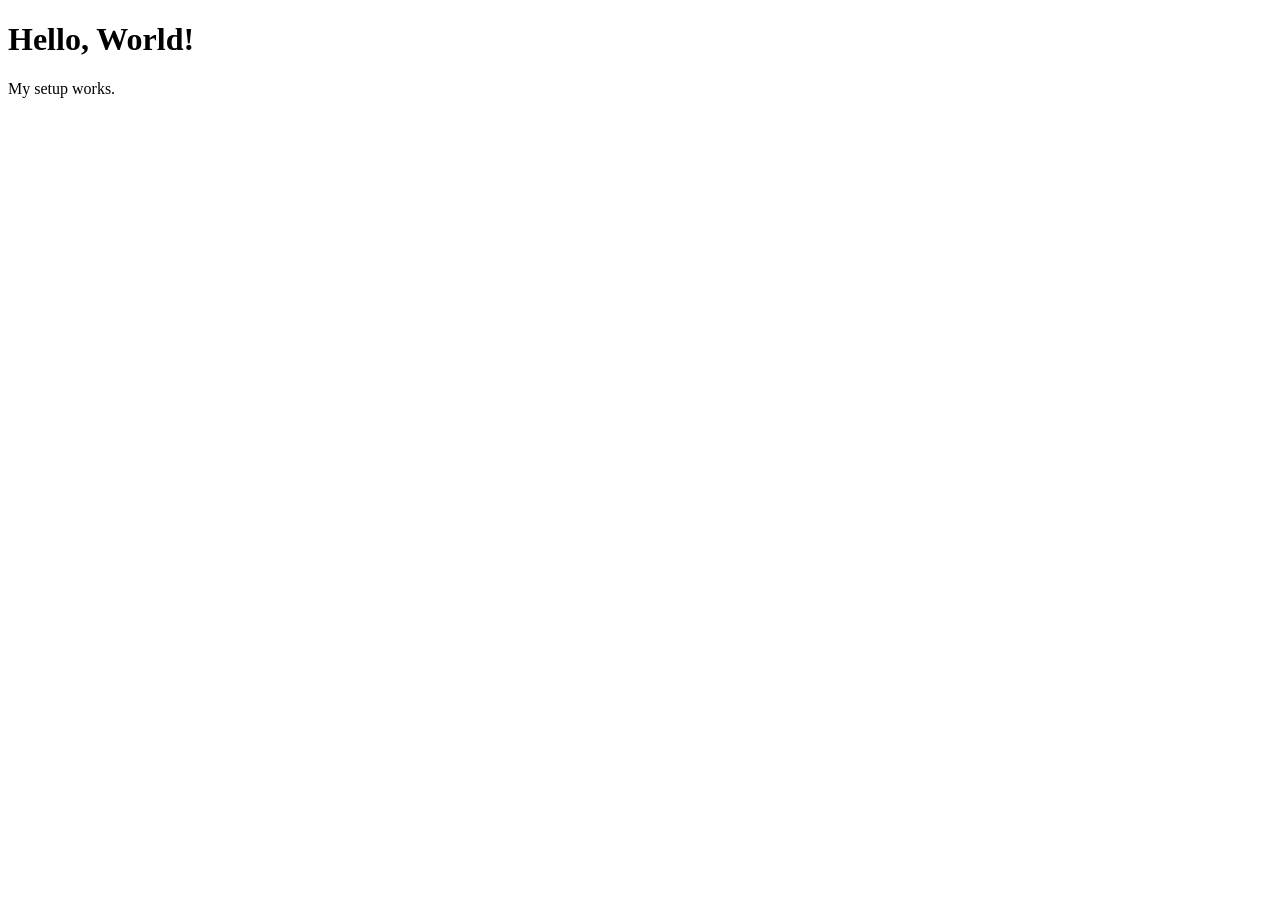
<file: practice/index.html>
<!DOCTYPE html>

  <html lang="en">

    <head>
      <meta charset="UTF-8" />
      <title>Setup Test</title>
    </head>

    <body>
      <h1>Hello, World!</h1>
      <p>My setup works.</p>
    </body>

  </html>
</file>
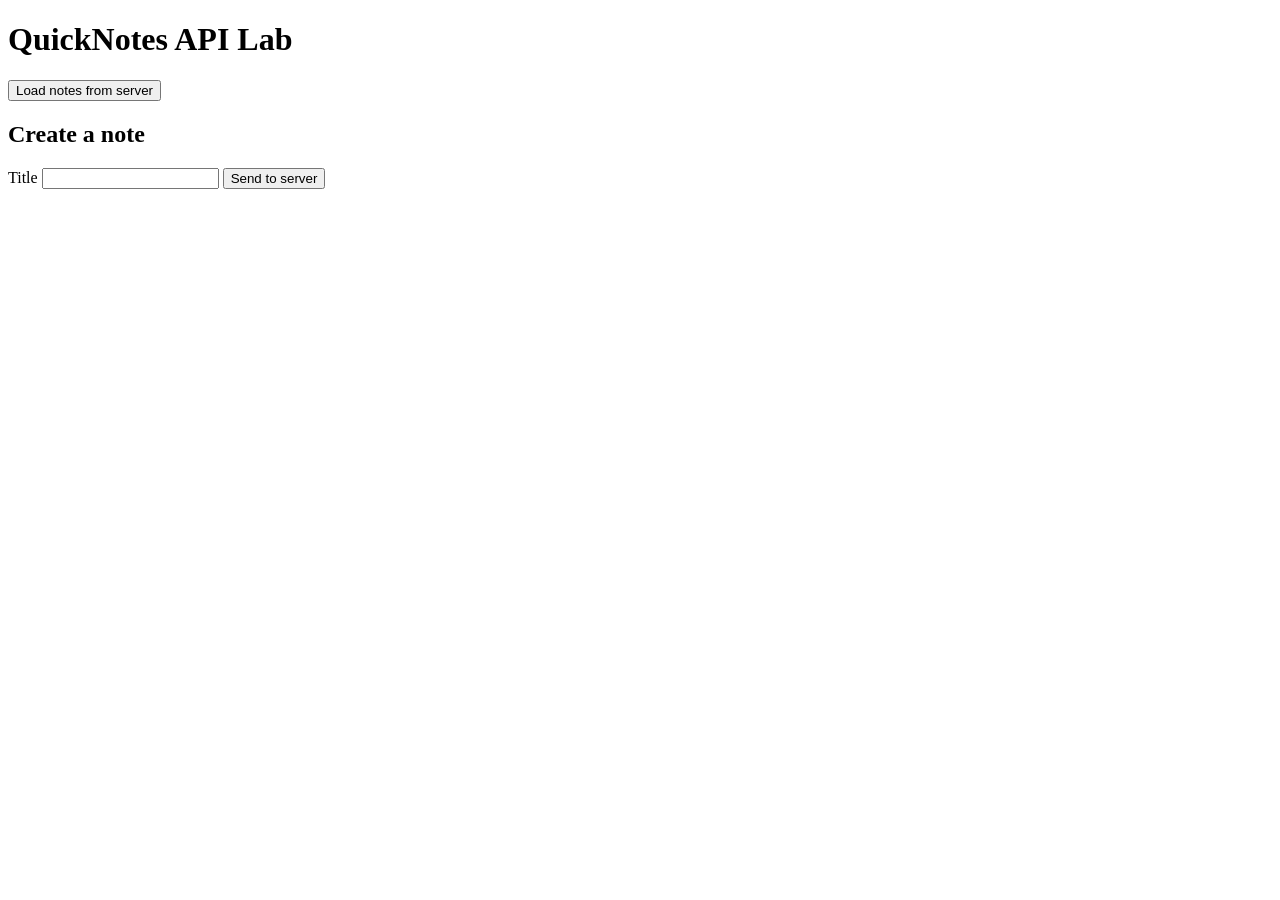
<file: practice/api-lab/index.html>
<!DOCTYPE html>

  <html lang="en">

  <head>

    <meta charset="UTF-8" />
    <meta name="viewport" content="width=device-width, initial-scale=1.0" />
    <title>QuickNotes API Lab</title>
    <script src="app.js" defer></script>
      
  </head>

  <body>

    <h1>QuickNotes API Lab</h1>
    <button id="load-btn">Load notes from server</button>
    <p id="status"></p>
    <ul id="notes-list"></ul>

    <h2>Create a note</h2>
    <form id="note-form">
    <label for="title-input">Title</label>
    <input id="title-input" type="text" />
    <button type="submit">Send to server</button>
    </form>

  </body>

  </html>
</file>
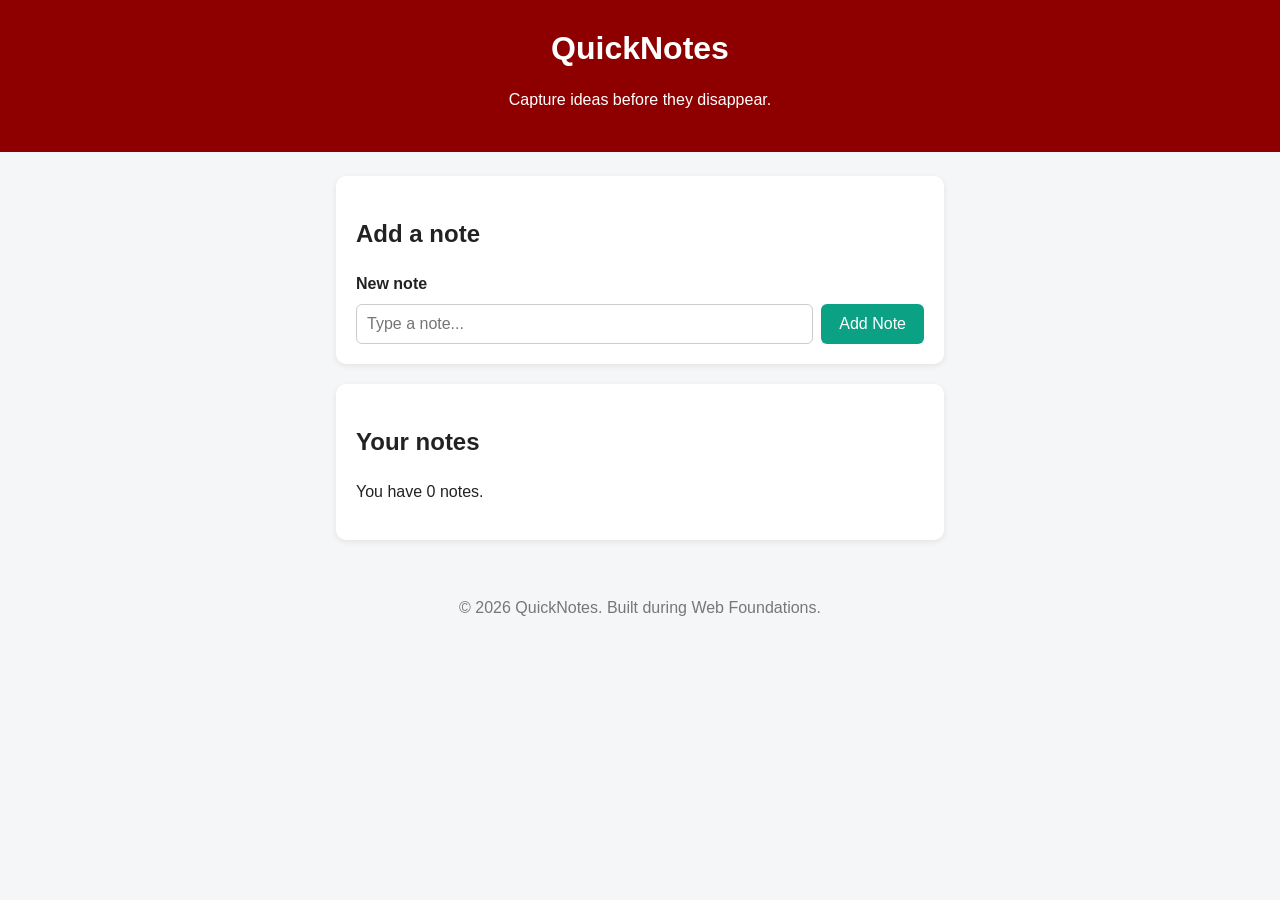
<file: practice/quicknotes-day1/index.html>
<!DOCTYPE html>

  <html lang="en">

    <head>
      <meta charset="UTF-8" />
      <meta name="viewport" content="width=device-width, initial-scale=1.0" />

      <script src="script.js" defer></script>

      <link rel="stylesheet" href="style.css">
      
      <title>QuickNotes</title>
    </head>

    <body>
      
      <header>
        <h1>QuickNotes</h1>
        <p>Capture ideas before they disappear.</p>
      </header>
  
      <main>
        <section>
          <h2>Add a note</h2>
          <form id="note-form">
            <label for="note-input">New note</label>
            <input type="text" id="note-input" placeholder="Type a note..." />
            <button type="submit">Add Note</button>
          </form>
        </section>
  
        <section>
          <h2>Your notes</h2>
          <p id="note-count">You have 2 notes.</p>
          <ul id="notes-list">
            <li>Revise HTML forms</li>
            <li>Push my code to GitHub</li>
          </ul>
        </section>
      </main>
  
      <footer>
        <p>&copy; 2026 QuickNotes. Built during Web Foundations.</p>
      </footer>

    </body>

  </html>
</file>
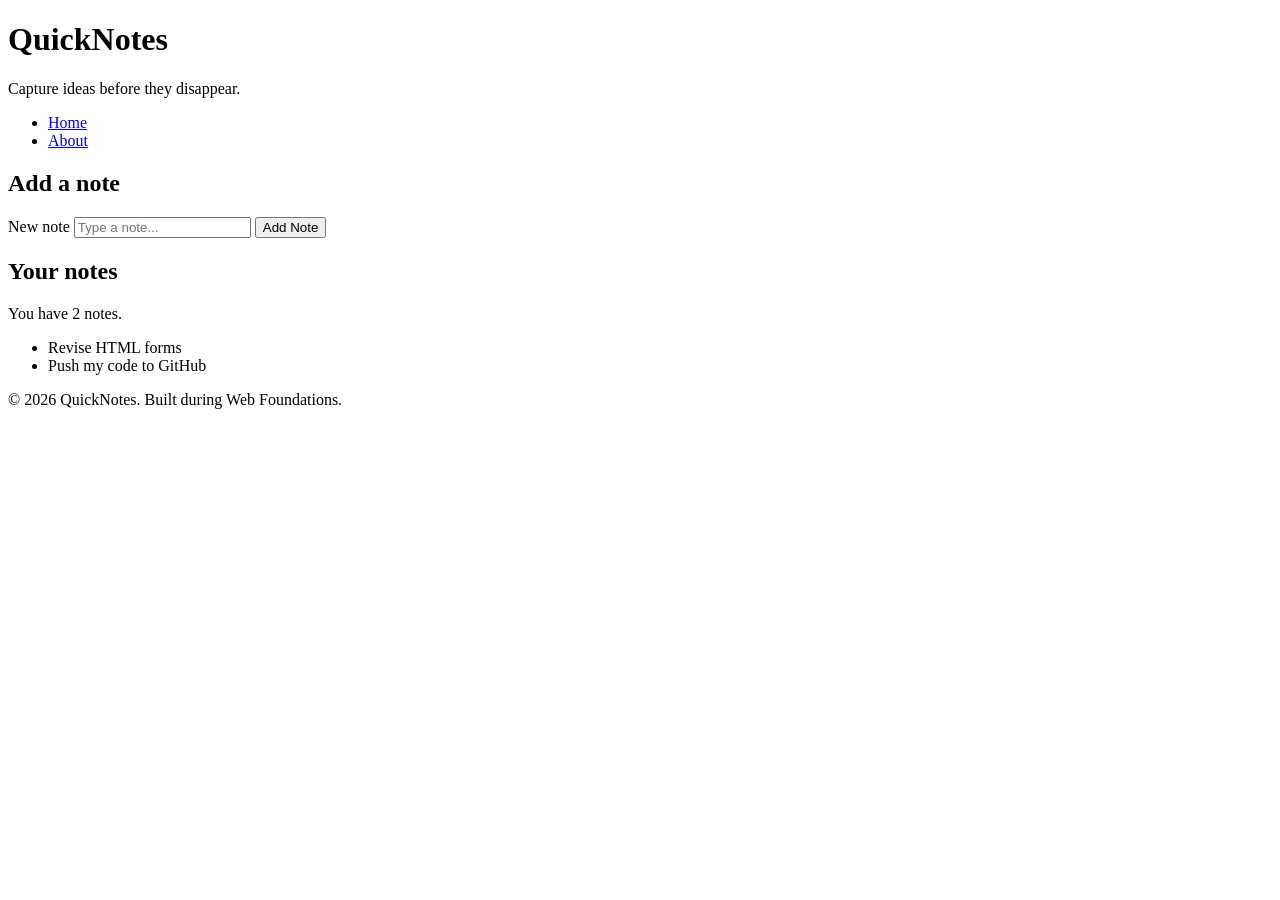
<file: web-foundations-days/day1/index.html>
<!DOCTYPE html>

  <html lang="en">

    <head>
      <meta charset="UTF-8" />
      <meta name="viewport" content="width=device-width, initial-scale=1.0" />
      <title>QuickNotes - Home</title>
    </head>

    <body>
      
      <header>
        <h1>QuickNotes</h1>
        <p>Capture ideas before they disappear.</p>
        <nav>
          <ul>
            <li><a href="index.html">Home</a></li>
            <li><a href="about.html">About</a></li>
          </ul>
        </nav>
      </header>

      <main>
        <section>
          <h2>Add a note</h2>
          <form id="note-form">
            <label for="note-input">New note</label>
            <input type="text" id="note-input" placeholder="Type a note..." />
            <button type="submit">Add Note</button>
          </form>
        </section>

        <section>
          <h2>Your notes</h2>
          <p id="note-count">You have 2 notes.</p>
          <ul id="notes-list">
            <li>Revise HTML forms</li>
            <li>Push my code to GitHub</li>
          </ul>
        </section>
      </main>

      <footer>
        <p>&copy; 2026 QuickNotes. Built during Web Foundations.</p>
      </footer>

    </body>
    
  </html>
</file>
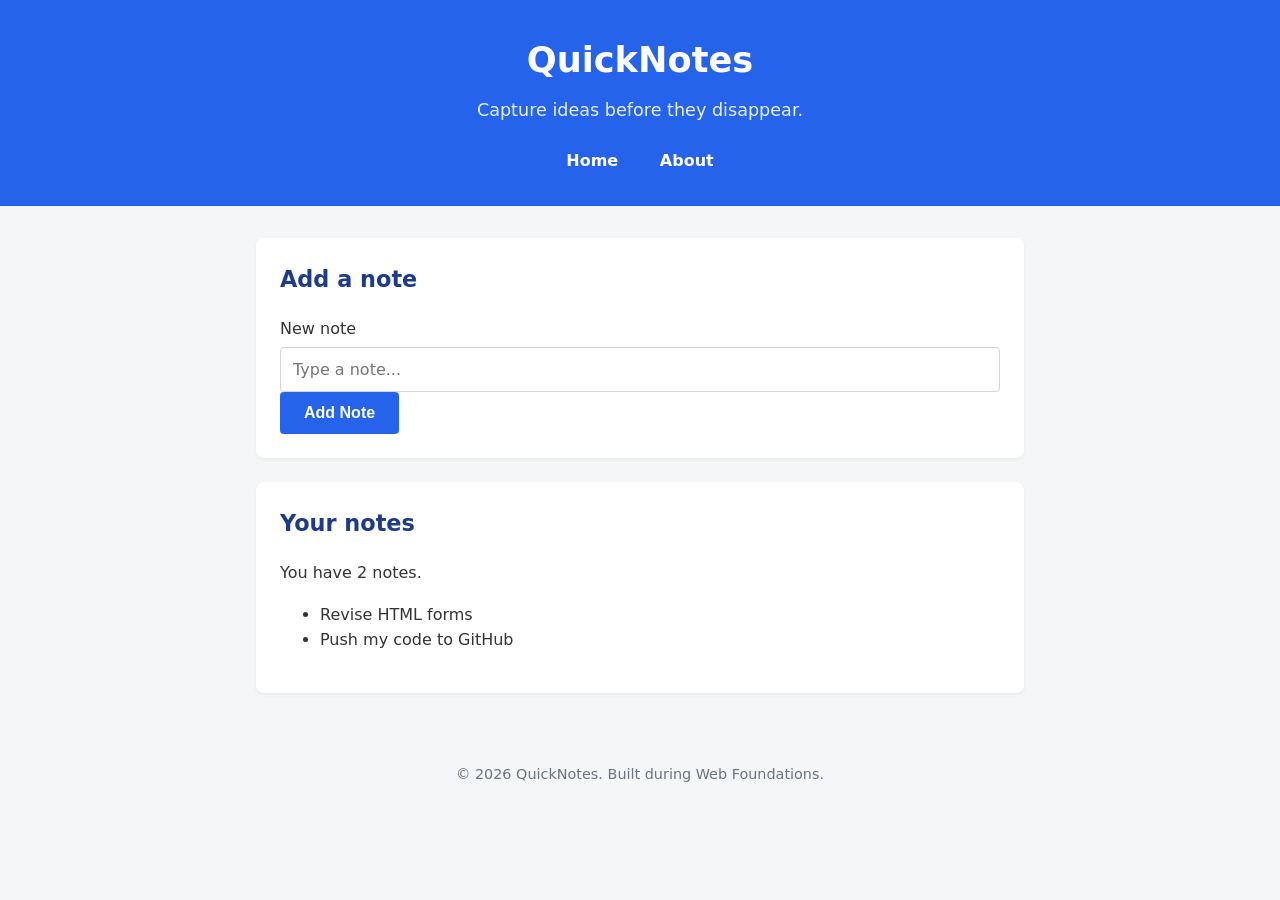
<file: web-foundations-days/day2/index.html>
<!DOCTYPE html>
<html lang="en">
  <head>
    <meta charset="UTF-8" />
    <meta name="viewport" content="width=device-width, initial-scale=1.0" />
    <title>QuickNotes - Home</title>
    <link rel="stylesheet" href="style.css" />
  </head>

  <body>
    
    <header>
      <h1>QuickNotes</h1>
      <p>Capture ideas before they disappear.</p>
      <nav>
        <ul>
          <li><a href="index.html">Home</a></li>
          <li><a href="about.html">About</a></li>
        </ul>
      </nav>
    </header>

    <main>
      <section>
        <h2>Add a note</h2>
        <form id="note-form">
          <label for="note-input">New note</label>
          <input type="text" id="note-input" placeholder="Type a note..." />
          <button type="submit">Add Note</button>
        </form>
      </section>

      <section>
        <h2>Your notes</h2>
        <p id="note-count">You have 2 notes.</p>
        <ul id="notes-list">
          <li>Revise HTML forms</li>
          <li>Push my code to GitHub</li>
        </ul>
      </section>
    </main>

    <footer>
      <p>&copy; 2026 QuickNotes. Built during Web Foundations.</p>
    </footer>

  </body>
</html>
</file>
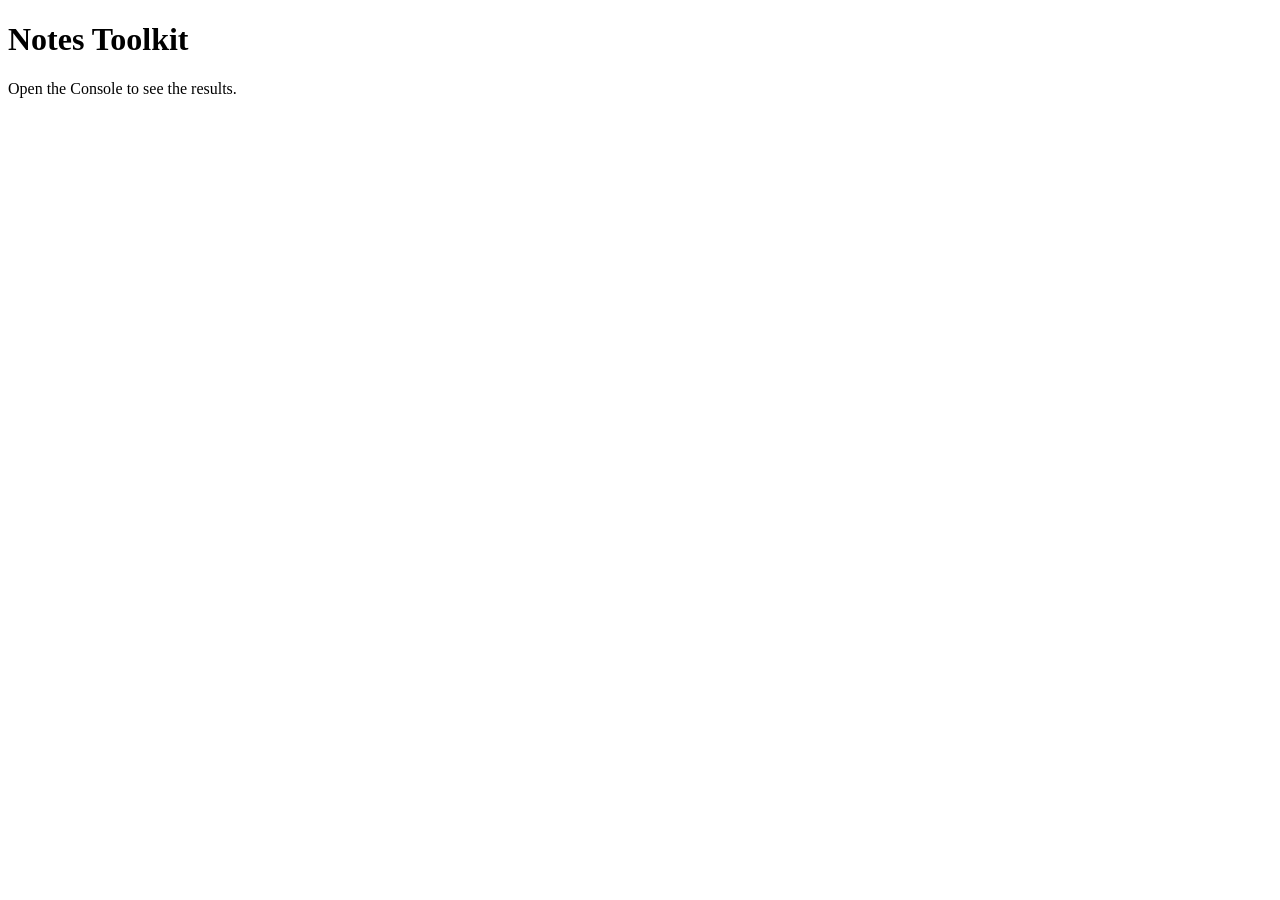
<file: web-foundations-days/day3/index.html>
<!DOCTYPE html>

  <html lang="en">

    <head>
      <meta charset="UTF-8" />
      <meta name="viewport" content="width=device-width, initial-scale=1.0" />
      
      <title>Notes Toolkit</title>

      <script src="script.js" defer></script>
    </head>

    <body>
      <h1>Notes Toolkit</h1>
      <p>Open the Console to see the results.</p>
    </body>
    
  </html>
</file>
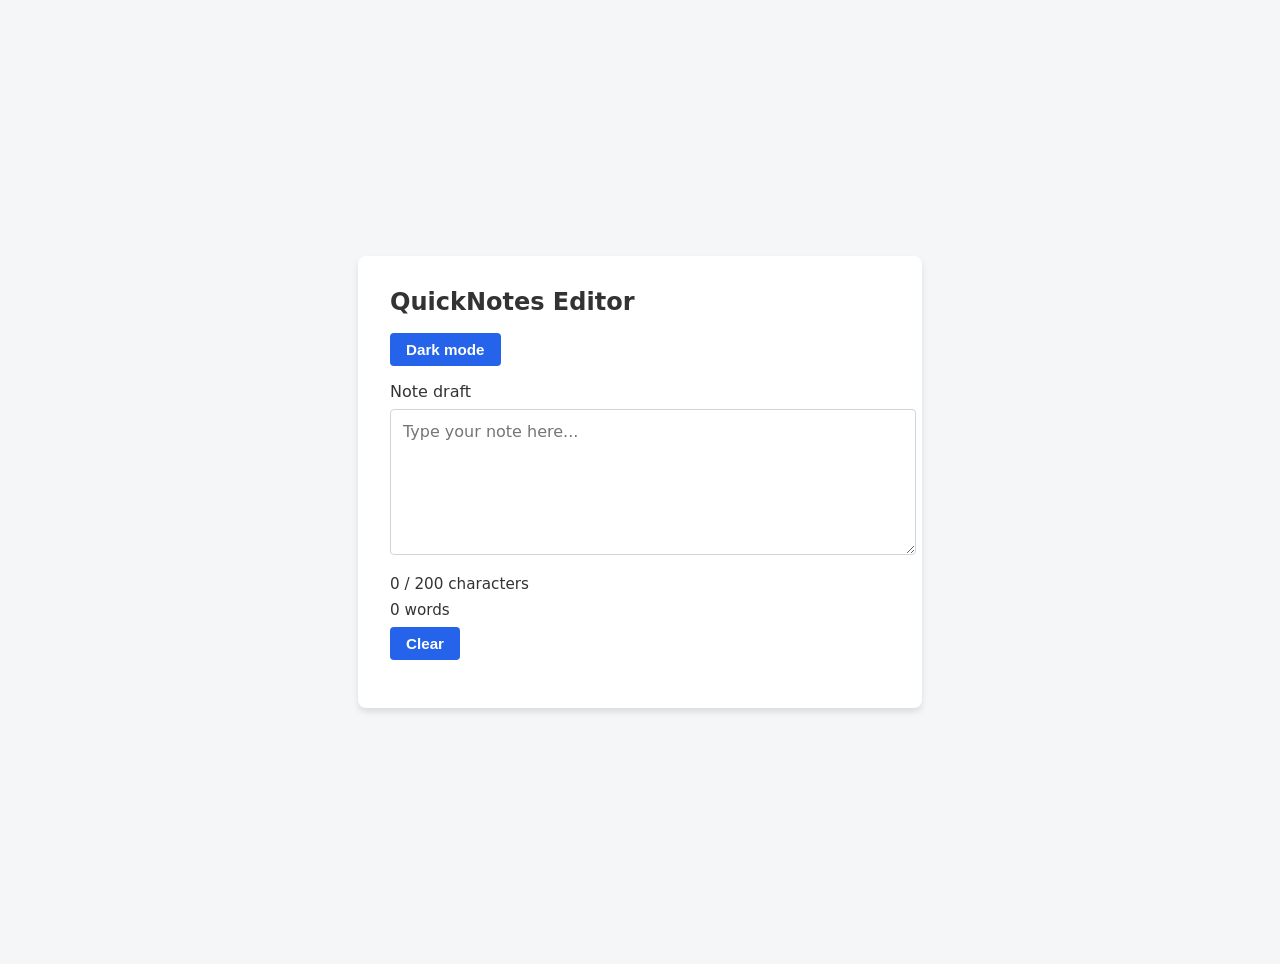
<file: web-foundations-days/day4/index.html>
<!DOCTYPE html>

  <html lang="en">

    <head>

      <meta charset="UTF-8" />
      <meta name="viewport" content="width=device-width, initial-scale=1.0" />

      <title>QuickNotes - Draft Tool</title>

      <link rel="stylesheet" href="style.css" />

      <script src="script.js" defer></script>

    </head>

    <body>
      
      <main>
        <h1>QuickNotes Editor</h1>
        
        <div>
          <button id="theme-toggle" type="button">Dark mode</button>
        </div>

        <div class="form-group">
          <label for="note-text">Note draft</label>
          <textarea id="note-text" placeholder="Type your note here..."></textarea>
        </div>

        <p id="char-count">0 / 200 characters</p>
        <p id="word-count">0 words</p>

        <button id="clear-btn" type="button">Clear</button>
      </main>

    </body>

  </html>
</file>
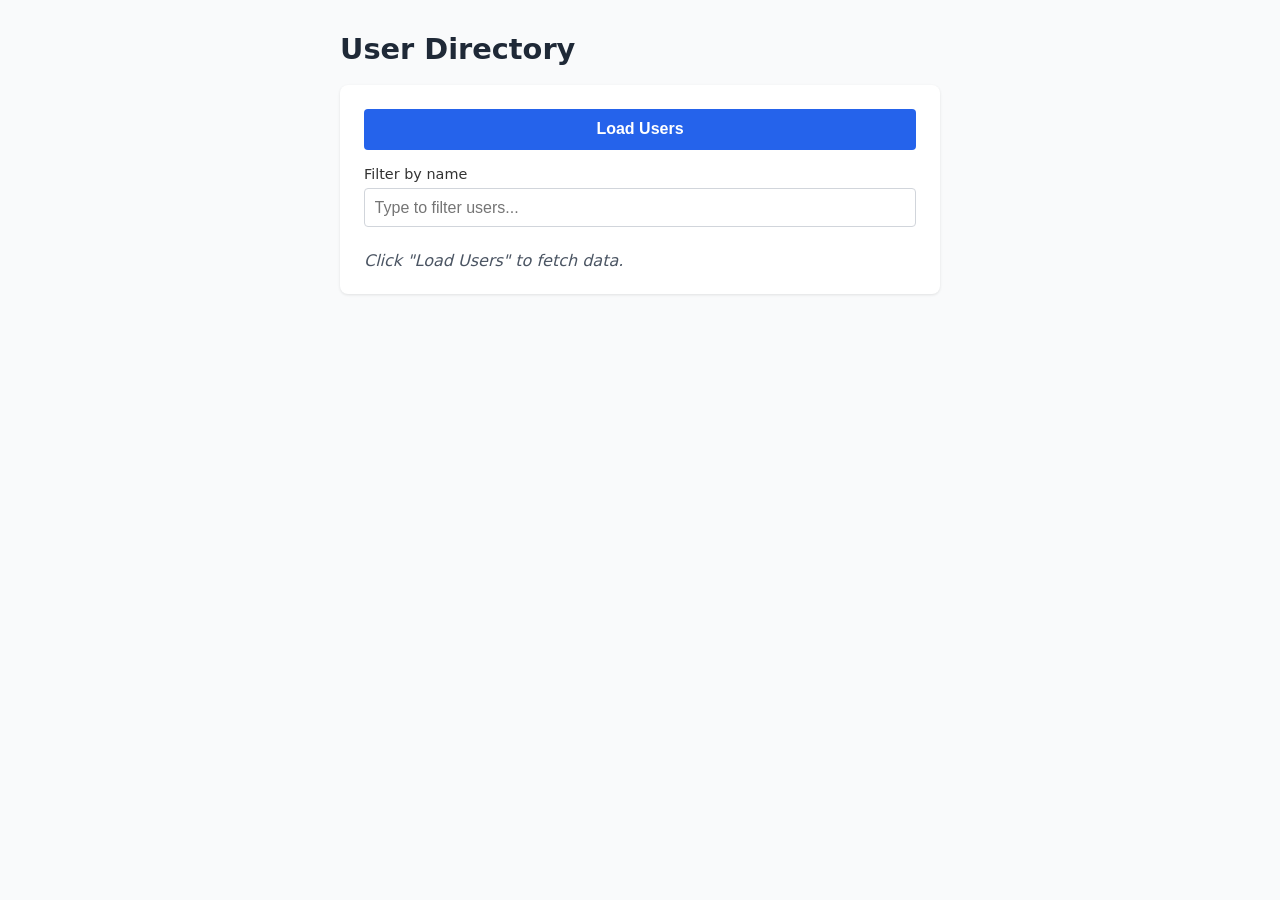
<file: web-foundations-days/day5/index.html>
<!DOCTYPE html>

  <html lang="en">

    <head>

      <meta charset="UTF-8">
      <meta name="viewport" content="width=device-width, initial-scale=1.0">
      <title>User Directory App</title>

      <style>
        body {
          font-family: system-ui, -apple-system, sans-serif;
          max-width: 600px;
          margin: 2rem auto;
          padding: 0 1rem;
          color: #333;
          background-color: #f9fafb;
        }
        h1 {
          font-size: 1.8rem;
          color: #1f2937;
        }
        .controls {
          display: flex;
          flex-direction: column;
          gap: 1rem;
          background: #ffffff;
          padding: 1.5rem;
          border-radius: 8px;
          box-shadow: 0 1px 3px rgba(0,0,0,0.1);
          margin-bottom: 1.5rem;
        }
        .filter-group {
          display: flex;
          flex-direction: column;
          gap: 0.4rem;
        }
        label {
          font-weight: 500;
          font-size: 0.9rem;
        }
        input[type="text"] {
          padding: 0.6rem;
          border: 1px solid #d1d5db;
          border-radius: 4px;
          font-size: 1rem;
        }
        input[type="text"]:focus {
          outline: none;
          border-color: #2563eb;
        }
        button {
          background-color: #2563eb;
          color: #fff;
          border: none;
          padding: 0.7rem 1.2rem;
          font-size: 1rem;
          font-weight: 600;
          border-radius: 4px;
          cursor: pointer;
          transition: background-color 0.2s;
        }
        button:hover:not(:disabled) {
          background-color: #1d4ed8;
        }
        button:disabled {
          background-color: #9ca3af;
          cursor: not-allowed;
        }
        #status {
          font-weight: 500;
          font-style: italic;
          color: #4b5563;
          margin: 0.5rem 0 0 0;
        }
        #users-list {
          list-style: none;
          padding: 0;
          margin: 0;
        }
        .user-card {
          background: #ffffff;
          border: 1px solid #e5e7eb;
          border-radius: 6px;
          padding: 1rem;
          margin-bottom: 0.75rem;
          box-shadow: 0 1px 2px rgba(0,0,0,0.05);
        }
        .user-card h3 {
          margin: 0 0 0.4rem 0;
          color: #111827;
          font-size: 1.1rem;
        }
        .user-card p {
          margin: 0.2rem 0;
          font-size: 0.9rem;
          color: #4b5563;
        }
        .empty-state {
          text-align: center;
          color: #6b7280;
          padding: 1.5rem;
          background: #ffffff;
          border-radius: 6px;
          border: 1px dashed #d1d5db;
        }
      </style>

      <script src="users.js" defer></script>

    </head>

    <body>

      <h1>User Directory</h1>

      <div class="controls">
        <button id="load-users">Load Users</button>
        
        <div class="filter-group">
          <label for="filter-input">Filter by name</label>
          <input type="text" id="filter-input" placeholder="Type to filter users..." />
        </div>

        <p id="status">Click "Load Users" to fetch data.</p>
      </div>

      <ul id="users-list"></ul>

    </body>

  </html>
</file>
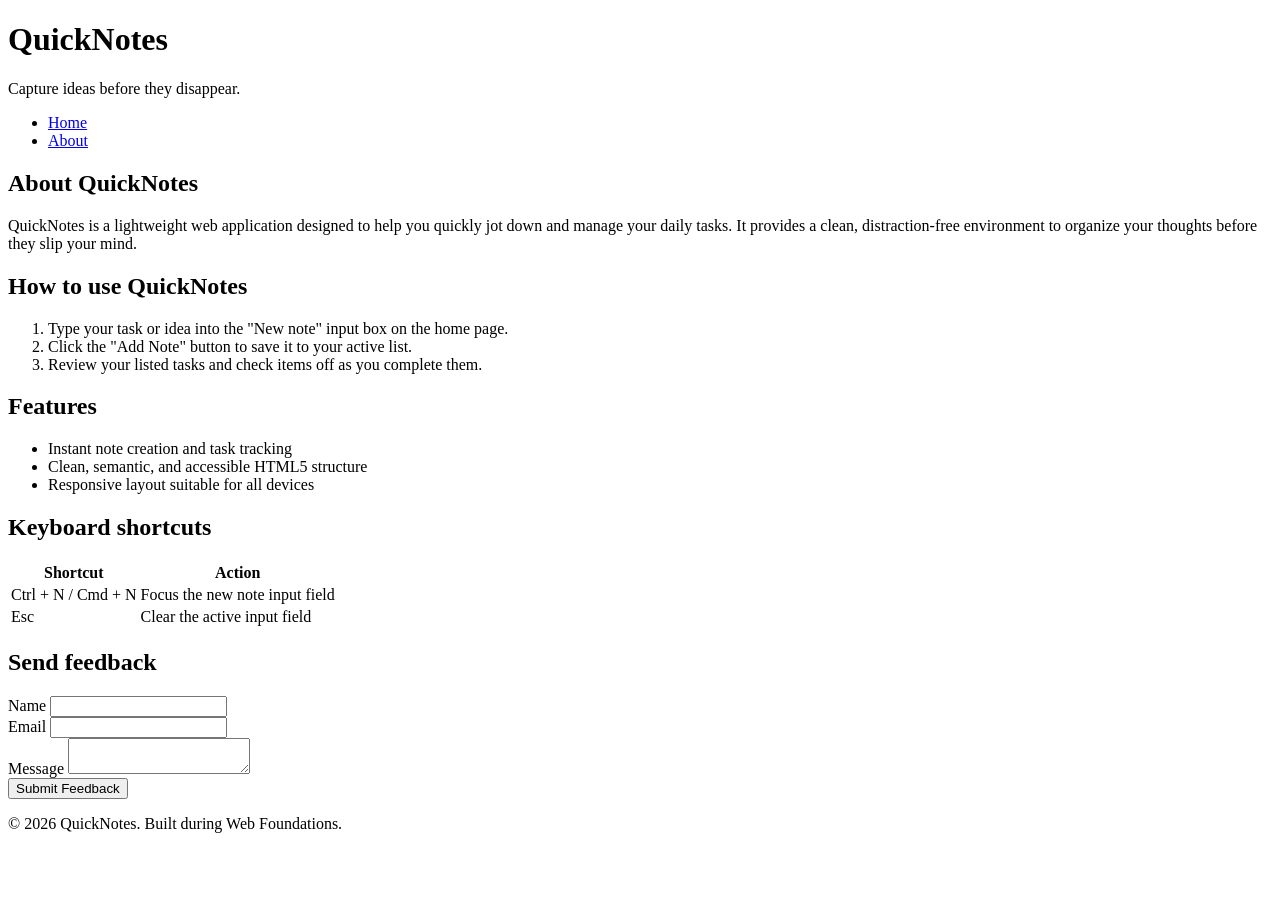
<file: web-foundations-days/day1/about.html>
<!DOCTYPE html>

  <html lang="en">

    <head>
      <meta charset="UTF-8" />
      <meta name="viewport" content="width=device-width, initial-scale=1.0" />
      <title>QuickNotes - About</title>
    </head>

    <body>
      
      <header>
        <h1>QuickNotes</h1>
        <p>Capture ideas before they disappear.</p>
        <nav>
          <ul>
            <li><a href="index.html">Home</a></li>
            <li><a href="about.html">About</a></li>
          </ul>
        </nav>
      </header>

      <main>
        <section>
          <h2>About QuickNotes</h2>
          <p>QuickNotes is a lightweight web application designed to help you quickly jot down and manage your daily tasks. It provides a clean, distraction-free environment to organize your thoughts before they slip your mind.</p>
        </section>

        <section>
          <h2>How to use QuickNotes</h2>
          <ol>
            <li>Type your task or idea into the "New note" input box on the home page.</li>
            <li>Click the "Add Note" button to save it to your active list.</li>
            <li>Review your listed tasks and check items off as you complete them.</li>
          </ol>
        </section>

        <section>
          <h2>Features</h2>
          <ul>
            <li>Instant note creation and task tracking</li>
            <li>Clean, semantic, and accessible HTML5 structure</li>
            <li>Responsive layout suitable for all devices</li>
          </ul>
        </section>

        <section>
          <h2>Keyboard shortcuts</h2>
          <table>
            <thead>
              <tr>
                <th>Shortcut</th>
                <th>Action</th>
              </tr>
            </thead>
            <tbody>
              <tr>
                <td>Ctrl + N / Cmd + N</td>
                <td>Focus the new note input field</td>
              </tr>
              <tr>
                <td>Esc</td>
                <td>Clear the active input field</td>
              </tr>
            </tbody>
          </table>
        </section>

        <section>
          <h2>Send feedback</h2>
          <form id="feedback-form">
            <div>
              <label for="name-input">Name</label>
              <input type="text" id="name-input" required />
            </div>
            <div>
              <label for="email-input">Email</label>
              <input type="email" id="email-input" required />
            </div>
            <div>
              <label for="message-input">Message</label>
              <textarea id="message-input" required></textarea>
            </div>
            <button type="submit">Submit Feedback</button>
          </form>
        </section>
      </main>

      <footer>
        <p>&copy; 2026 QuickNotes. Built during Web Foundations.</p>
      </footer>

    </body>
    
  </html>
</file>
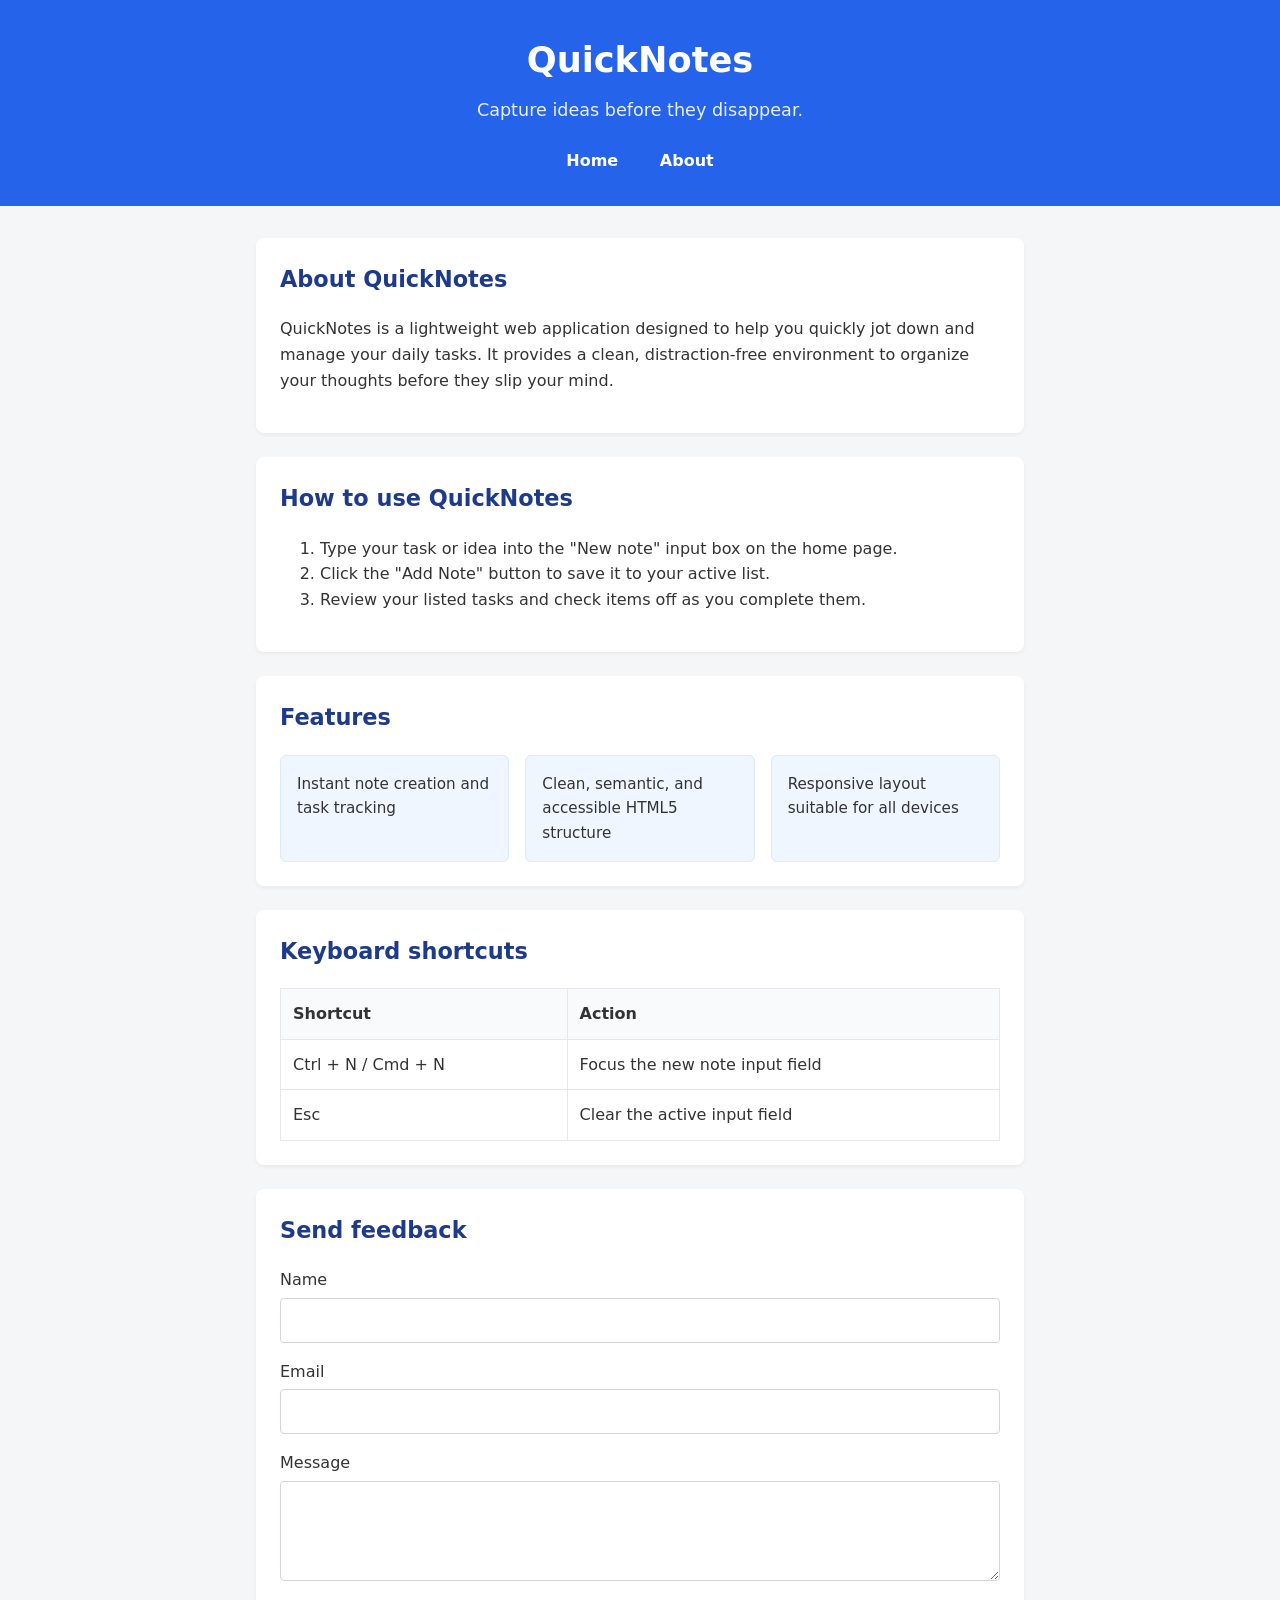
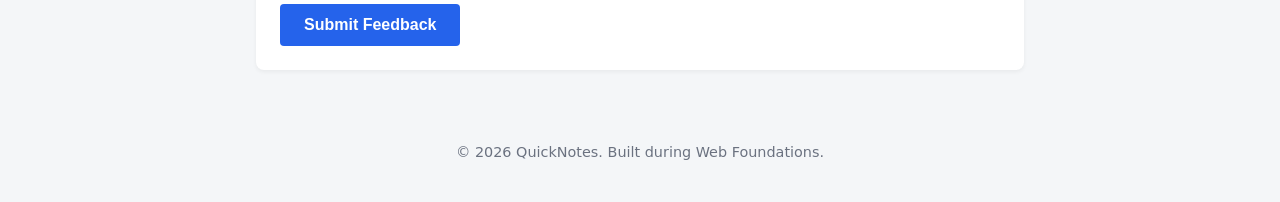
<file: web-foundations-days/day2/about.html>
<!DOCTYPE html>

  <html lang="en">

    <head>
      <meta charset="UTF-8" />
      <meta name="viewport" content="width=device-width, initial-scale=1.0" />
      <title>QuickNotes - About</title>
      <link rel="stylesheet" href="style.css" />
    </head>

    <body>
      
      <header>
        <h1>QuickNotes</h1>
        <p>Capture ideas before they disappear.</p>
        <nav>
          <ul>
            <li><a href="index.html">Home</a></li>
            <li><a href="about.html">About</a></li>
          </ul>
        </nav>
      </header>

      <main>
        <section>
          <h2>About QuickNotes</h2>
          <p>QuickNotes is a lightweight web application designed to help you quickly jot down and manage your daily tasks. It provides a clean, distraction-free environment to organize your thoughts before they slip your mind.</p>
        </section>

        <section>
          <h2>How to use QuickNotes</h2>
          <ol>
            <li>Type your task or idea into the "New note" input box on the home page.</li>
            <li>Click the "Add Note" button to save it to your active list.</li>
            <li>Review your listed tasks and check items off as you complete them.</li>
          </ol>
        </section>

        <section>
          <h2>Features</h2>
          <ul class="features">
            <li>Instant note creation and task tracking</li>
            <li>Clean, semantic, and accessible HTML5 structure</li>
            <li>Responsive layout suitable for all devices</li>
          </ul>
        </section>

        <section>
          <h2>Keyboard shortcuts</h2>
          <table>
            <thead>
              <tr>
                <th>Shortcut</th>
                <th>Action</th>
              </tr>
            </thead>
            <tbody>
              <tr>
                <td>Ctrl + N / Cmd + N</td>
                <td>Focus the new note input field</td>
              </tr>
              <tr>
                <td>Esc</td>
                <td>Clear the active input field</td>
              </tr>
            </tbody>
          </table>
        </section>

        <section>
          <h2>Send feedback</h2>
          <form id="feedback-form">
            <div>
              <label for="name-input">Name</label>
              <input type="text" id="name-input" required />
            </div>
            <div>
              <label for="email-input">Email</label>
              <input type="email" id="email-input" required />
            </div>
            <div>
              <label for="message-input">Message</label>
              <textarea id="message-input" required></textarea>
            </div>
            <button type="submit">Submit Feedback</button>
          </form>
        </section>
      </main>

      <footer>
        <p>&copy; 2026 QuickNotes. Built during Web Foundations.</p>
      </footer>

    </body>
    
  </html>
</file>
<file: practice/quicknotes-day1/style.css>
/* 1. Reset: predictable sizing and no default body margin */
*,
*::before,
*::after {
  box-sizing: border-box;
}
 
body {
  margin: 0;
  font-family: "Segoe UI", Arial, sans-serif;
  background-color: #f4f6f8;
  color: #222;
  line-height: 1.5;
}
 
/* 2. Header */
header {
  background-color: #8e0000;
  color: white;
  text-align: center;
  padding: 24px 16px;
}
 
header h1 {
  margin: 0;
}
 
/* 3. Centre the main content and limit its width */
main {
  max-width: 640px;
  margin: 24px auto;   /* auto left/right margins centre a block */
  padding: 0 16px;
}
 
section {
  background: white;
  padding: 20px;
  border-radius: 10px;
  margin-bottom: 20px;
  box-shadow: 0 2px 6px rgba(0, 0, 0, 0.08);
}
 
/* 4. Form layout with Flexbox */
#note-form {
  display: flex;
  gap: 8px;
  flex-wrap: wrap;
}
 
#note-form label {
  width: 100%;          /* label on its own line */
  font-weight: bold;
}
 
#note-input {
  flex: 1;
  padding: 10px;
  border: 1px solid #ccc;
  border-radius: 6px;
  font-size: 1rem;
}
 
button {
  background-color: #0ba184;
  color: white;
  border: none;
  padding: 10px 18px;
  border-radius: 6px;
  font-size: 1rem;
  cursor: pointer;
}
 
button:hover {
  background-color: #088a70;
}
 
/* 5. Notes list */
#notes-list {
  list-style: none;     /* remove bullet points */
  padding: 0;
}
 
.note {
  background-color: #fffbe6;
  border-left: 4px solid #0ba184;
  padding: 12px 16px;
  margin-bottom: 10px;
  border-radius: 6px;
}
 
/* 6. Footer */
footer {
  text-align: center;
  color: #777;
  padding: 16px;
}
 
/* 7. Phones */
@media (max-width: 600px) {
  #note-form {
    flex-direction: column;
  }
}

.note {
  display: flex;
  justify-content: space-between;
  align-items: center;
  gap: 12px;
}
 
.delete-btn {
  background-color: #8e0000;
  padding: 6px 12px;
  font-size: 0.85rem;
}
 
.delete-btn:hover {
  background-color: #6b0000;
}
</file>
<file: web-foundations-days/day2/style.css>
/* Box-sizing reset */
*, *::before, *::after {
  box-sizing: border-box;
}

/* Base Body Styles */
body {
  font-family: system-ui, -apple-system, BlinkMacSystemFont, "Segoe UI", Roboto, sans-serif;
  line-height: 1.6;
  background-color: #f4f6f8;
  color: #333333;
  margin: 0;
  padding: 0;
}

/* Header Styles */
header {
  background-color: #2563eb;
  color: #ffffff;
  padding: 2rem 1rem;
  text-align: center;
}

header h1 {
  margin: 0 0 0.5rem 0;
  font-size: 2.2rem;
}

header p {
  margin: 0 0 1.5rem 0;
  font-size: 1.1rem;
  opacity: 0.9;
}

/* Navigation Flexbox */
header nav ul {
  list-style: none;
  padding: 0;
  margin: 0;
  display: flex;
  justify-content: center;
  gap: 16px;
}

header nav a {
  color: #ffffff;
  text-decoration: none;
  font-weight: 600;
  padding: 0.4rem 0.8rem;
  border-radius: 4px;
  transition: background-color 0.2s ease;
}

header nav a:hover {
  background-color: rgba(255, 255, 255, 0.2);
}

/* Centered Main & Section Cards */
main {
  max-width: 800px;
  margin: 2rem auto;
  padding: 0 1rem;
}

section {
  background-color: #ffffff;
  border-radius: 8px;
  padding: 1.5rem;
  margin-bottom: 1.5rem;
  box-shadow: 0 2px 4px rgba(0, 0, 0, 0.05);
}

section h2 {
  margin-top: 0;
  color: #1e3a8a;
  font-size: 1.4rem;
}

/* Features List CSS Grid */
.features {
  list-style: none;
  padding: 0;
  margin: 0;
  display: grid;
  grid-template-columns: repeat(auto-fit, minmax(180px, 1fr));
  gap: 1rem;
}

.features li {
  background-color: #eff6ff;
  border: 1px solid #dbeafe;
  padding: 1rem;
  border-radius: 6px;
  font-size: 0.95rem;
}

/* Table Styles */
table {
  width: 100%;
  border-collapse: collapse;
  margin-top: 1rem;
}

th, td {
  border: 1px solid #e5e7eb;
  padding: 0.75rem;
  text-align: left;
}

th {
  background-color: #f9fafb;
  font-weight: 600;
}

/* Feedback Form & General Inputs */
form div {
  margin-bottom: 1rem;
}

label {
  display: block;
  margin-bottom: 0.3rem;
  font-weight: 500;
}

input[type="text"],
input[type="email"],
textarea {
  width: 100%;
  padding: 0.75rem;
  border: 1px solid #d1d5db;
  border-radius: 4px;
  font-family: inherit;
  font-size: 1rem;
  transition: border-color 0.2s ease;
}

input[type="text"]:focus,
input[type="email"]:focus,
textarea:focus {
  outline: none;
  border-color: #2563eb;
}

textarea {
  resize: vertical;
  min-height: 100px;
}

/* Button Styles & Transitions */
button {
  background-color: #2563eb;
  color: #ffffff;
  border: none;
  padding: 0.75rem 1.5rem;
  font-size: 1rem;
  font-weight: 600;
  border-radius: 4px;
  cursor: pointer;
  transition: background-color 0.2s ease, transform 0.1s ease;
}

button:hover {
  background-color: #1d4ed8;
}

button:active {
  transform: scale(0.98);
}

/* Footer Styles */
footer {
  text-align: center;
  padding: 1.5rem;
  color: #6b7280;
  font-size: 0.9rem;
}

/* Media Query for Small Screens */
@media (max-width: 600px) {
  header {
    padding: 1.5rem 1rem;
  }
  
  header h1 {
    font-size: 1.8rem;
  }

  header p {
    font-size: 1rem;
  }

  section {
    padding: 1rem;
  }
}
</file>
<file: web-foundations-days/day4/style.css>
:root {
  --bg-color: #f4f6f8;
  --text-color: #333333;
  --card-bg: #ffffff;
  --border-color: #d1d5db;
  --primary: #2563eb;
  --primary-hover: #1d4ed8;
}

body.dark {
  --bg-color: #111827;
  --text-color: #f9fafb;
  --card-bg: #1f2937;
  --border-color: #374151;
  --primary: #3b82f6;
  --primary-hover: #60a5fa;
}

body {
  font-family: system-ui, -apple-system, BlinkMacSystemFont, "Segoe UI", Roboto, sans-serif;
  background-color: var(--bg-color);
  color: var(--text-color);
  margin: 0;
  padding: 2rem;
  display: flex;
  justify-content: center;
  align-items: center;
  min-height: 100vh;
  transition: background-color 0.3s ease, color 0.3s ease;
}

main {
  background-color: var(--card-bg);
  padding: 2rem;
  border-radius: 8px;
  box-shadow: 0 4px 6px rgba(0, 0, 0, 0.1);
  width: 100%;
  max-width: 500px;
}

h1 {
  margin-top: 0;
  font-size: 1.5rem;
}

.form-group {
  margin-bottom: 1rem;
}

label {
  display: block;
  margin-bottom: 0.5rem;
  font-weight: 500;
}

textarea {
  width: 100%;
  min-height: 120px;
  padding: 0.75rem;
  border: 1px solid var(--border-color);
  border-radius: 4px;
  background-color: var(--card-bg);
  color: var(--text-color);
  font-family: inherit;
  font-size: 1rem;
  resize: vertical;
}

textarea:focus {
  outline: none;
  border-color: var(--primary);
}

button {
  background-color: var(--primary);
  color: #ffffff;
  border: none;
  padding: 0.5rem 1rem;
  font-size: 0.95rem;
  font-weight: 600;
  border-radius: 4px;
  cursor: pointer;
  transition: background-color 0.2s ease;
  margin-bottom: 1rem;
}

button:hover {
  background-color: var(--primary-hover);
}

p {
  margin: 0.5rem 0;
  font-size: 0.95rem;
}

/* Counter Warning Styles */
.warning {
  color: #f97316; /* Orange text */
}

.over {
  color: #dc2626; /* Red bold text */
  font-weight: bold;
}
</file>
